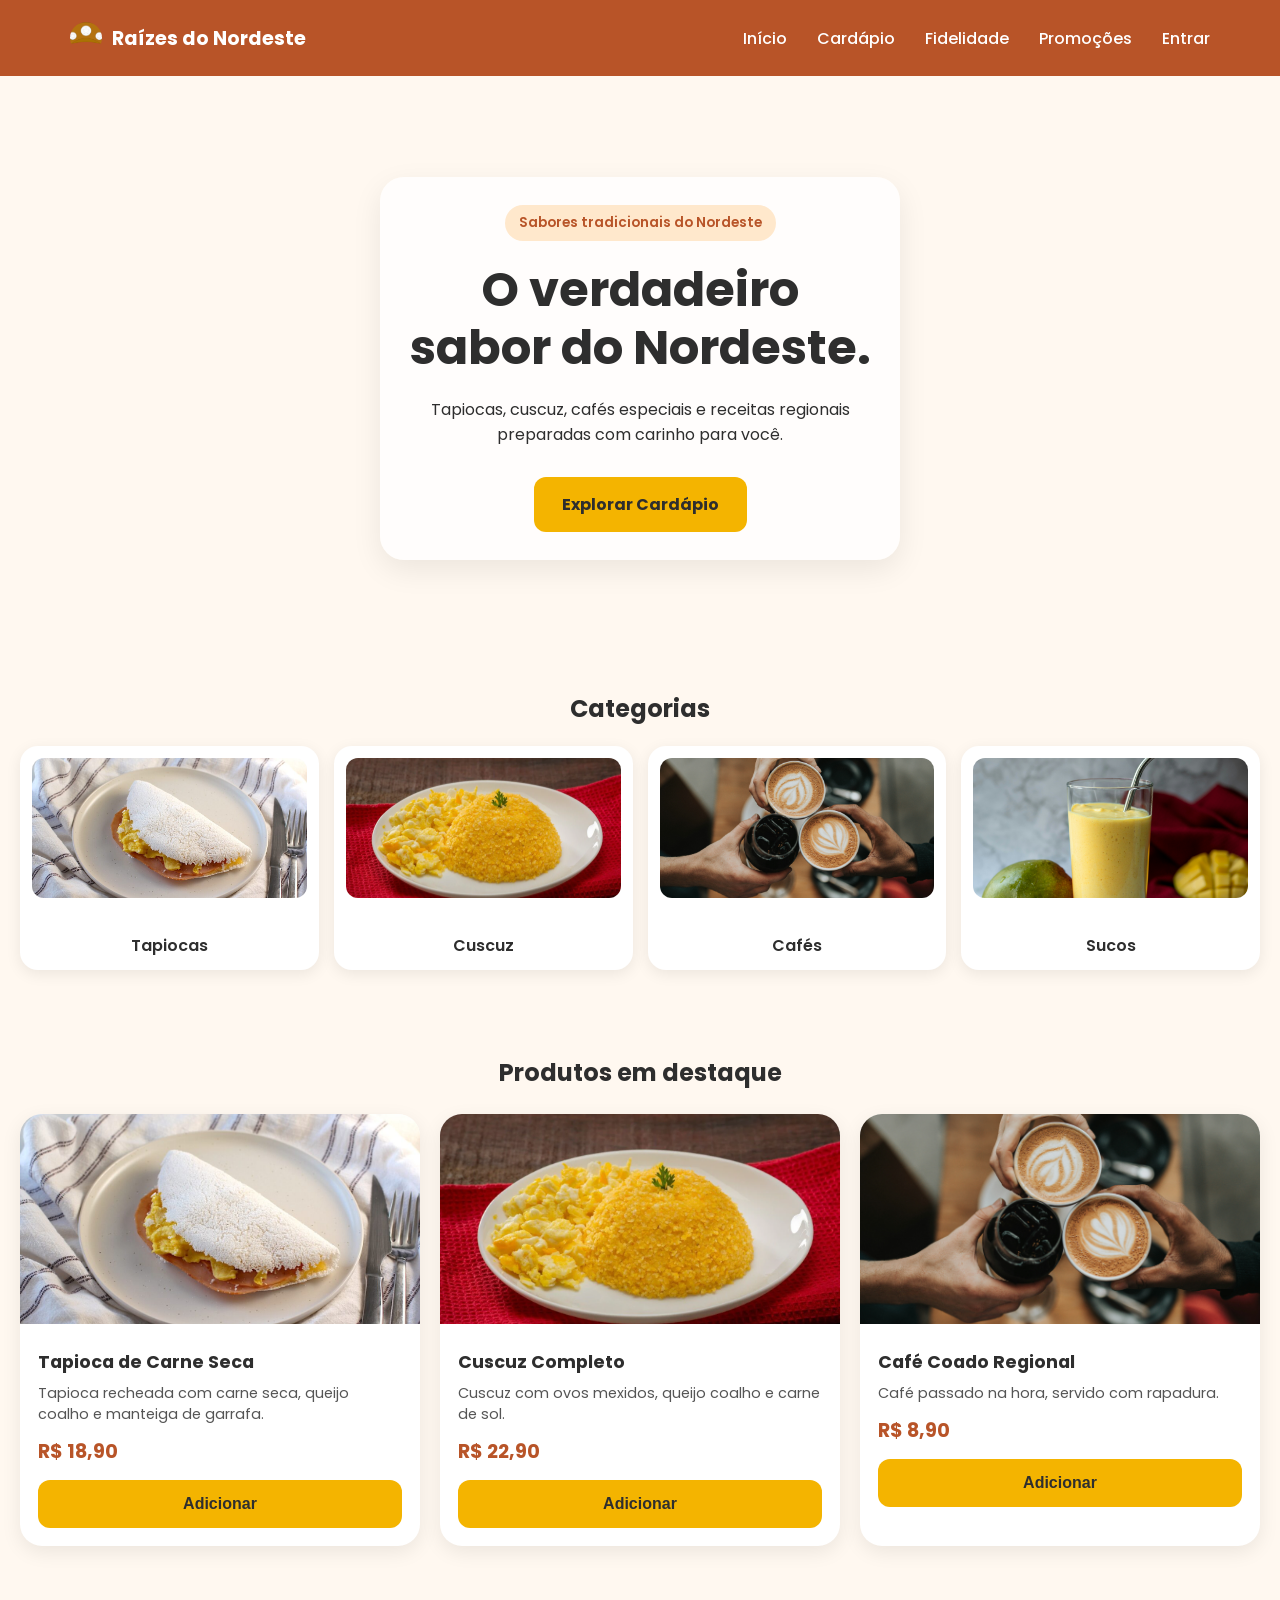
<file: index.html>
<!DOCTYPE html>
<html lang="pt-BR">

<head>
    <meta charset="UTF-8">
    <meta name="viewport" content="width=device-width, initial-scale=1.0">

    <title>Raízes do Nordeste</title>

    <link rel="stylesheet" href="assets/css/style.css">

    <link rel="preconnect" href="https://fonts.googleapis.com">
    <link rel="preconnect" href="https://fonts.gstatic.com" crossorigin>

    <link href="https://fonts.googleapis.com/css2?family=Poppins:wght@300;400;500;600;700&display=swap" rel="stylesheet">
</head>

<body>

    <header>

        <div class="logo">
            <img src="assets/icons/logo.png" alt="Logo Raízes do Nordeste">
            <span>Raízes do Nordeste</span>
        </div>

        <nav>
            <a href="index.html">Início</a>
            <a href="cardapio.html">Cardápio</a>
            <a href="fidelidade.html">Fidelidade</a>
            <a href="promocoes.html">Promoções</a>
            <a href="login.html">Entrar</a>
        </nav>

    </header>

    <main>

        <section class="hero">

            <div class="hero-text">

                <span class="tag">
                    Sabores tradicionais do Nordeste
                </span>

                <h1>
                    O verdadeiro sabor do Nordeste.
                </h1>

                <p>
                    Tapiocas, cuscuz, cafés especiais e receitas regionais preparadas com carinho para você.
                </p>

                <a href="cardapio.html" class="btn-link hero-btn">
                    Explorar Cardápio
                </a>

            </div>

        </section>

        <section class="categorias">

            <h2>Categorias</h2>

            <div class="categoria-grid">

                <div class="categoria-card">

    <img src="assets/images/categorias/tapioca.jpg" alt="Tapioca">

    <span>Tapiocas</span>

</div>

<div class="categoria-card">

    <img src="assets/images/categorias/cuscuz.jpg" alt="Cuscuz">

    <span>Cuscuz</span>

</div>

<div class="categoria-card">

    <img src="assets/images/categorias/cafe.jpg" alt="Café">

    <span>Cafés</span>

</div>

<div class="categoria-card">

    <img src="assets/images/categorias/suco.jpg" alt="Suco">

    <span>Sucos</span>

</div>

            </div>

        </section>
        <section class="produtos">

    <h2>Produtos em destaque</h2>

    <div class="produtos-grid">

        <article class="produto-card">
            <img src="assets/images/categorias/tapioca.jpg" alt="Tapioca nordestina">
            <div class="produto-info">
                <h3>Tapioca de Carne Seca</h3>
                <p>Tapioca recheada com carne seca, queijo coalho e manteiga de garrafa.</p>
                <strong>R$ 18,90</strong>
                <button>Adicionar</button>
            </div>
        </article>

        <article class="produto-card">
            <img src="assets/images/categorias/cuscuz.jpg" alt="Cuscuz nordestino">
            <div class="produto-info">
                <h3>Cuscuz Completo</h3>
                <p>Cuscuz com ovos mexidos, queijo coalho e carne de sol.</p>
                <strong>R$ 22,90</strong>
                <button>Adicionar</button>
            </div>
        </article>

        <article class="produto-card">
            <img src="assets/images/categorias/cafe.jpg" alt="Café regional">
            <div class="produto-info">
                <h3>Café Coado Regional</h3>
                <p>Café passado na hora, servido com rapadura.</p>
                <strong>R$ 8,90</strong>
                <button>Adicionar</button>
            </div>
        </article>

    </div>

</section>

    </main>

</body>

</html>
</file>
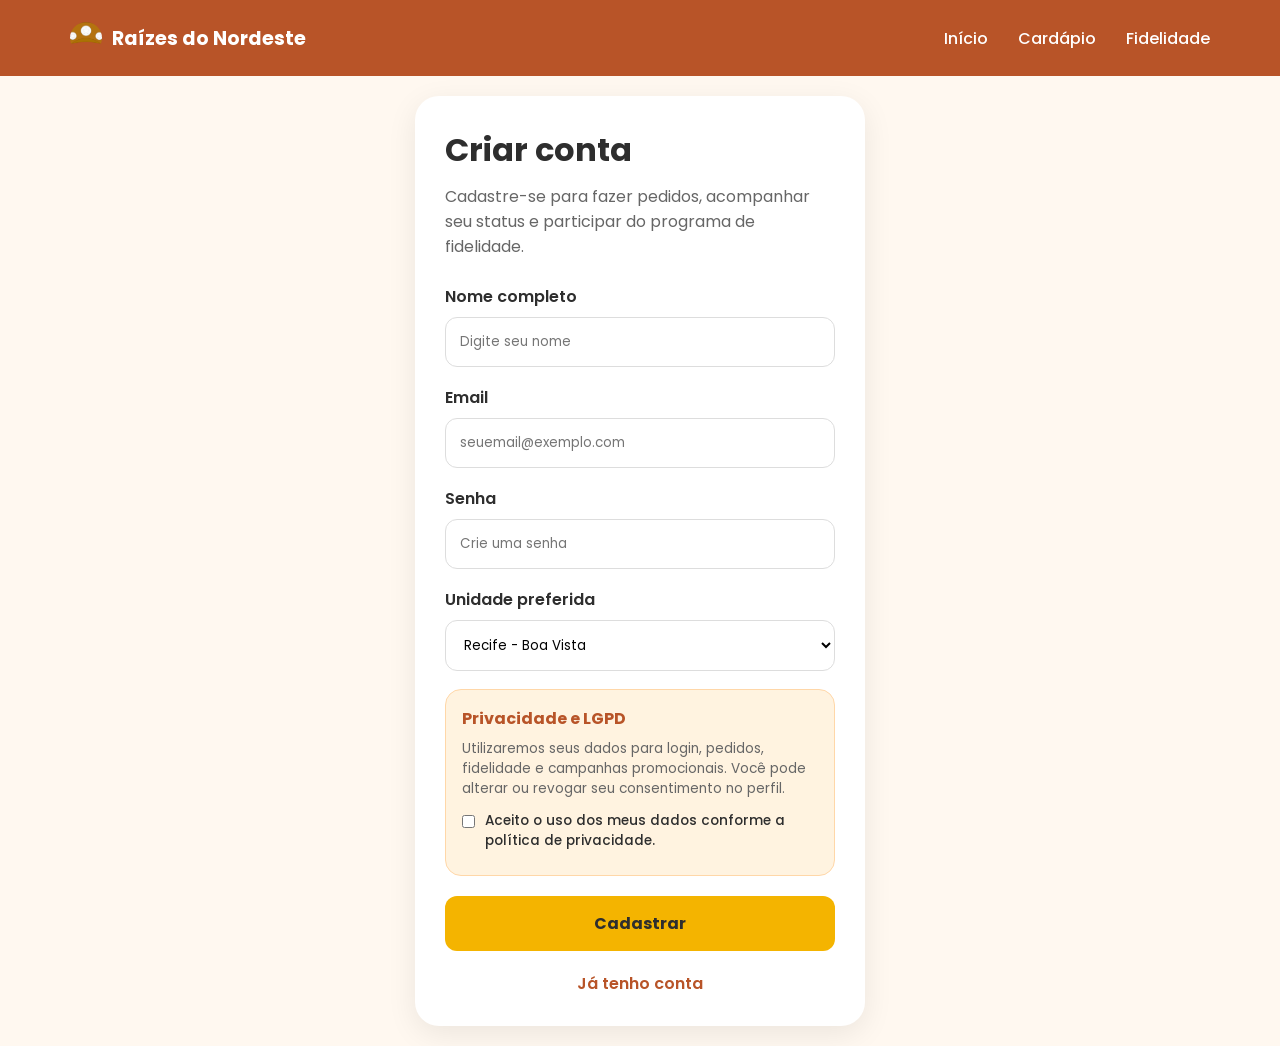
<file: cadastro.html>
<!DOCTYPE html>
<html lang="pt-BR">

<head>
    <meta charset="UTF-8">
    <meta name="viewport" content="width=device-width, initial-scale=1.0">
    <title>Cadastro - Raízes do Nordeste</title>
    <link rel="stylesheet" href="assets/css/style.css">
    <link href="https://fonts.googleapis.com/css2?family=Poppins:wght@300;400;500;600;700&display=swap" rel="stylesheet">
</head>

<body>

<header>
    <div class="logo">
        <img src="assets/icons/logo.png" alt="Logo Raízes do Nordeste">
        <span>Raízes do Nordeste</span>
    </div>

    <nav>
        <a href="index.html">Início</a>
        <a href="cardapio.html">Cardápio</a>
        <a href="fidelidade.html">Fidelidade</a>
    </nav>
</header>

<main class="login-page">

    <div class="login-card">

        <h1>Criar conta</h1>

        <p>Cadastre-se para fazer pedidos, acompanhar seu status e participar do programa de fidelidade.</p>

        <form>

            <label>Nome completo</label>
            <input type="text" placeholder="Digite seu nome">

            <label>Email</label>
            <input type="email" placeholder="seuemail@exemplo.com">

            <label>Senha</label>
            <input type="password" placeholder="Crie uma senha">

            <label>Unidade preferida</label>
            <select>
                <option>Recife - Boa Vista</option>
                <option>Salvador - Rio Vermelho</option>
                <option>Fortaleza - Centro</option>
                <option>Joinville - Centro</option>
            </select>

            <div class="lgpd-box">
                <strong>Privacidade e LGPD</strong>
                <p>
                    Utilizaremos seus dados para login, pedidos, fidelidade e campanhas promocionais.
                    Você pode alterar ou revogar seu consentimento no perfil.
                </p>

                <label class="check">
                    <input type="checkbox">
                    Aceito o uso dos meus dados conforme a política de privacidade.
                </label>
            </div>

            <a href="index.html" class="btn-link">Cadastrar</a>

        </form>

        <div class="login-links">
            <a href="login.html">Já tenho conta</a>
        </div>

    </div>

</main>

</body>

</html>
</file>
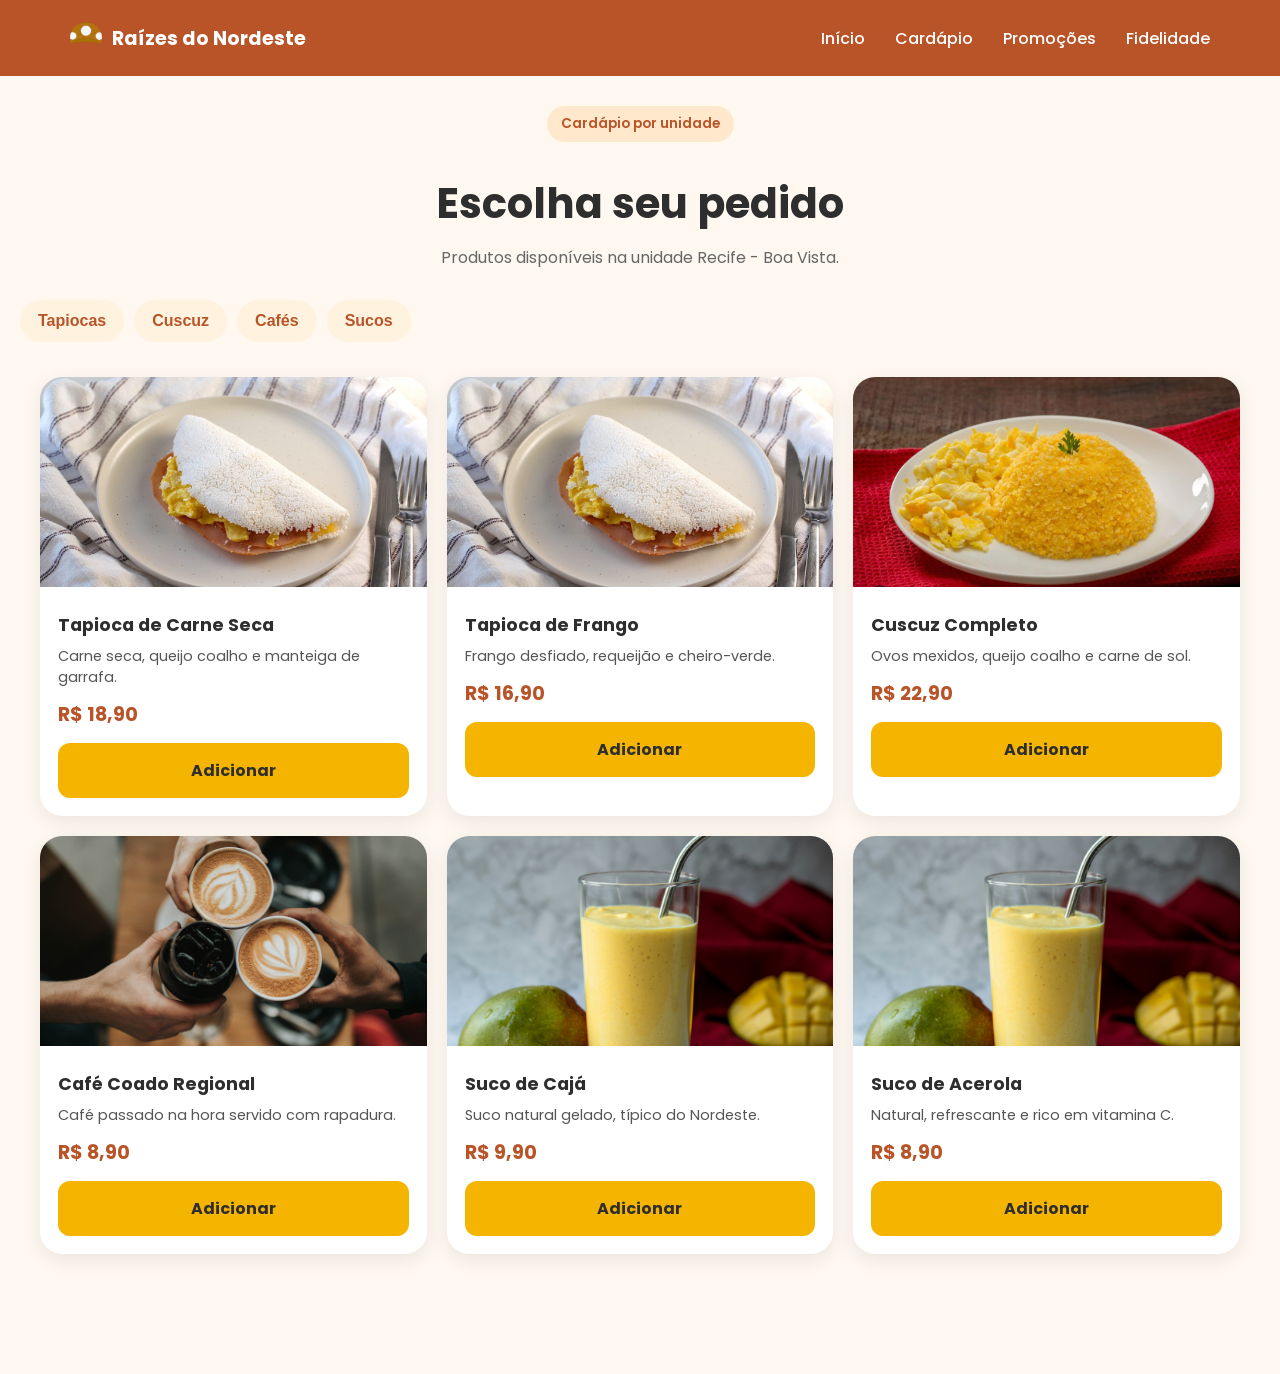
<file: cardapio.html>
<!DOCTYPE html>
<html lang="pt-BR">

<head>
    <meta charset="UTF-8">
    <meta name="viewport" content="width=device-width, initial-scale=1.0">
    <title>Cardápio - Raízes do Nordeste</title>
    <link rel="stylesheet" href="assets/css/style.css">
    <link href="https://fonts.googleapis.com/css2?family=Poppins:wght@300;400;500;600;700&display=swap" rel="stylesheet">
</head>

<body>

<header>
    <div class="logo">
        <img src="assets/icons/logo.png" alt="Logo Raízes do Nordeste">
        <span>Raízes do Nordeste</span>
    </div>

    <nav>
        <a href="index.html">Início</a>
        <a href="cardapio.html">Cardápio</a>
        <a href="promocoes.html">Promoções</a>
        <a href="fidelidade.html">Fidelidade</a>
    </nav>
    
</header>

<main class="page">

    <section class="page-title">
        <span class="tag">Cardápio por unidade</span>
        <h1>Escolha seu pedido</h1>
        <p>Produtos disponíveis na unidade Recife - Boa Vista.</p>
    </section>

    <section class="filter-bar">
        <button>Tapiocas</button>
        <button>Cuscuz</button>
        <button>Cafés</button>
        <button>Sucos</button>
    </section>

    <section class="produtos cardapio-lista">

        <div class="produtos-grid">

            <article class="produto-card">
                <img src="assets/images/categorias/tapioca.jpg" alt="Tapioca">
                <div class="produto-info">
                    <h3>Tapioca de Carne Seca</h3>
                    <p>Carne seca, queijo coalho e manteiga de garrafa.</p>
                    <strong>R$ 18,90</strong>
                    <a href="carrinho.html" class="btn-link">Adicionar</a>
                </div>
            </article>

            <article class="produto-card">
                <img src="assets/images/categorias/tapioca.jpg" alt="Tapioca">
                <div class="produto-info">
                    <h3>Tapioca de Frango</h3>
                    <p>Frango desfiado, requeijão e cheiro-verde.</p>
                    <strong>R$ 16,90</strong>
                    <a href="carrinho.html" class="btn-link">Adicionar</a>
                </div>
            </article>

            <article class="produto-card">
                <img src="assets/images/categorias/cuscuz.jpg" alt="Cuscuz">
                <div class="produto-info">
                    <h3>Cuscuz Completo</h3>
                    <p>Ovos mexidos, queijo coalho e carne de sol.</p>
                    <strong>R$ 22,90</strong>
                    <a href="carrinho.html" class="btn-link">Adicionar</a>
                </div>
            </article>

            <article class="produto-card">
                <img src="assets/images/categorias/cafe.jpg" alt="Café">
                <div class="produto-info">
                    <h3>Café Coado Regional</h3>
                    <p>Café passado na hora servido com rapadura.</p>
                    <strong>R$ 8,90</strong>
                    <a href="carrinho.html" class="btn-link">Adicionar</a>
                </div>
            </article>

            <article class="produto-card">
                <img src="assets/images/categorias/suco.jpg" alt="Suco">
                <div class="produto-info">
                    <h3>Suco de Cajá</h3>
                    <p>Suco natural gelado, típico do Nordeste.</p>
                    <strong>R$ 9,90</strong>
                    <a href="carrinho.html" class="btn-link">Adicionar</a>
                </div>
            </article>

            <article class="produto-card">
                <img src="assets/images/categorias/suco.jpg" alt="Suco">
                <div class="produto-info">
                    <h3>Suco de Acerola</h3>
                    <p>Natural, refrescante e rico em vitamina C.</p>
                    <strong>R$ 8,90</strong>
                    <a href="carrinho.html" class="btn-link">Adicionar</a>
                </div>
            </article>

        </div>

    </section>

</main>

</body>

</html>
</file>
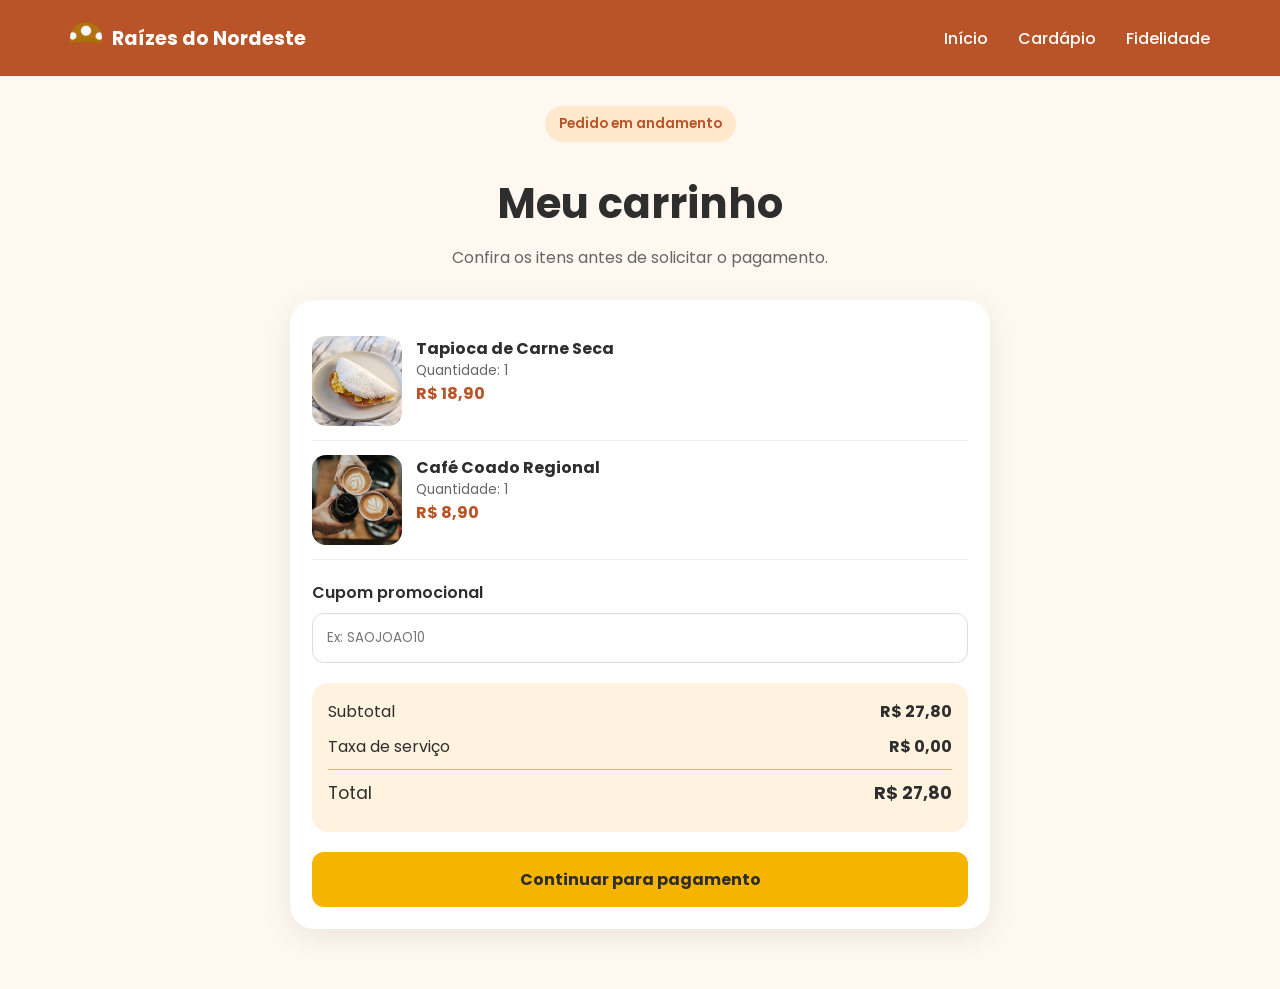
<file: carrinho.html>
<!DOCTYPE html>
<html lang="pt-BR">

<head>
    <meta charset="UTF-8">
    <meta name="viewport" content="width=device-width, initial-scale=1.0">
    <title>Carrinho - Raízes do Nordeste</title>
    <link rel="stylesheet" href="assets/css/style.css">
    <link href="https://fonts.googleapis.com/css2?family=Poppins:wght@300;400;500;600;700&display=swap" rel="stylesheet">
</head>

<body>

<header>
    <div class="logo">
        <img src="assets/icons/logo.png" alt="Logo Raízes do Nordeste">
        <span>Raízes do Nordeste</span>
    </div>

    <nav>
        <a href="index.html">Início</a>
        <a href="cardapio.html">Cardápio</a>
        <a href="fidelidade.html">Fidelidade</a>
    </nav>
</header>

<main class="page">

    <section class="page-title">
        <span class="tag">Pedido em andamento</span>
        <h1>Meu carrinho</h1>
        <p>Confira os itens antes de solicitar o pagamento.</p>
    </section>

    <section class="cart-box">

        <div class="cart-item">
            <img src="assets/images/categorias/tapioca.jpg" alt="Tapioca">
            <div>
                <h3>Tapioca de Carne Seca</h3>
                <p>Quantidade: 1</p>
                <strong>R$ 18,90</strong>
            </div>
        </div>

        <div class="cart-item">
            <img src="assets/images/categorias/cafe.jpg" alt="Café">
            <div>
                <h3>Café Coado Regional</h3>
                <p>Quantidade: 1</p>
                <strong>R$ 8,90</strong>
            </div>
        </div>

        <div class="cupom-box">
            <label>Cupom promocional</label>
            <input type="text" placeholder="Ex: SAOJOAO10">
        </div>

        <div class="resumo">
            <div>
                <span>Subtotal</span>
                <strong>R$ 27,80</strong>
            </div>

            <div>
                <span>Taxa de serviço</span>
                <strong>R$ 0,00</strong>
            </div>

            <div class="total">
                <span>Total</span>
                <strong>R$ 27,80</strong>
            </div>
        </div>

        <a href="pagamento.html" class="btn-link">Continuar para pagamento</a>

    </section>

</main>

</body>

</html>
</file>
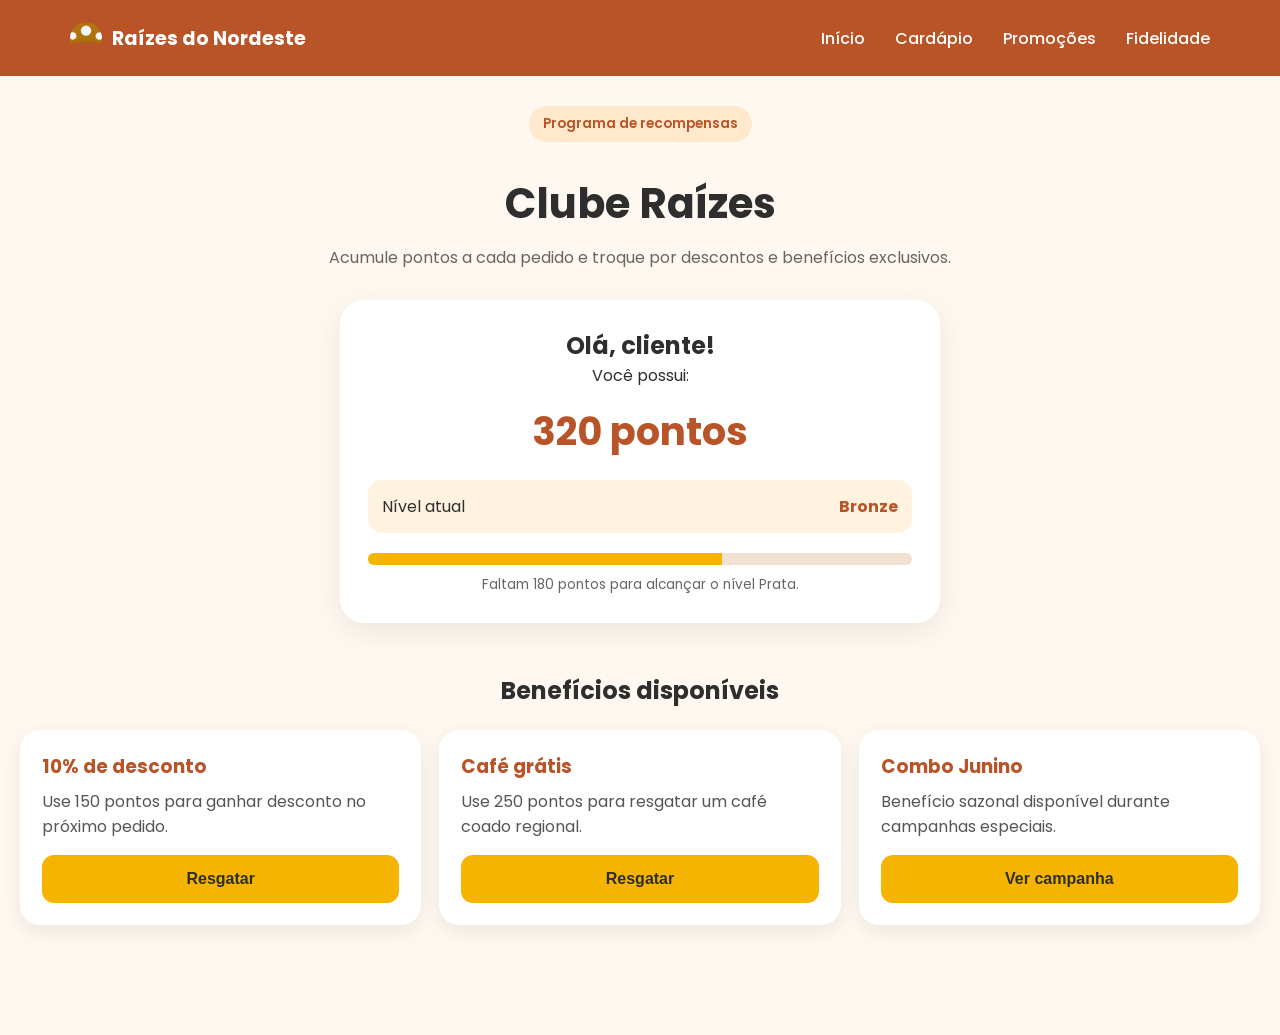
<file: fidelidade.html>
<!DOCTYPE html>
<html lang="pt-BR">

<head>
    <meta charset="UTF-8">
    <meta name="viewport" content="width=device-width, initial-scale=1.0">
    <title>Fidelidade - Raízes do Nordeste</title>
    <link rel="stylesheet" href="assets/css/style.css">
    <link href="https://fonts.googleapis.com/css2?family=Poppins:wght@300;400;500;600;700&display=swap" rel="stylesheet">
</head>

<body>

<header>
    <div class="logo">
        <img src="assets/icons/logo.png" alt="Logo Raízes do Nordeste">
        <span>Raízes do Nordeste</span>
    </div>

    <nav>
        <a href="index.html">Início</a>
        <a href="cardapio.html">Cardápio</a>
        <a href="#">Promoções</a>
        <a href="fidelidade.html">Fidelidade</a>
    </nav>
</header>

<main class="page">

    <section class="page-title">
        <span class="tag">Programa de recompensas</span>
        <h1>Clube Raízes</h1>
        <p>Acumule pontos a cada pedido e troque por descontos e benefícios exclusivos.</p>
    </section>

    <section class="fidelidade-card">
        <h2>Olá, cliente!</h2>
        <p>Você possui:</p>

        <div class="pontos">320 pontos</div>

        <div class="nivel">
            <span>Nível atual</span>
            <strong>Bronze</strong>
        </div>

        <div class="barra-progresso">
            <div></div>
        </div>

        <p class="small">Faltam 180 pontos para alcançar o nível Prata.</p>
    </section>

    <section class="beneficios">

        <h2>Benefícios disponíveis</h2>

        <div class="beneficios-grid">

            <article class="beneficio-card">
                <h3>10% de desconto</h3>
                <p>Use 150 pontos para ganhar desconto no próximo pedido.</p>
                <button>Resgatar</button>
            </article>

            <article class="beneficio-card">
                <h3>Café grátis</h3>
                <p>Use 250 pontos para resgatar um café coado regional.</p>
                <button>Resgatar</button>
            </article>

            <article class="beneficio-card">
                <h3>Combo Junino</h3>
                <p>Benefício sazonal disponível durante campanhas especiais.</p>
                <button>Ver campanha</button>
            </article>

        </div>

    </section>

</main>

</body>

</html>
</file>
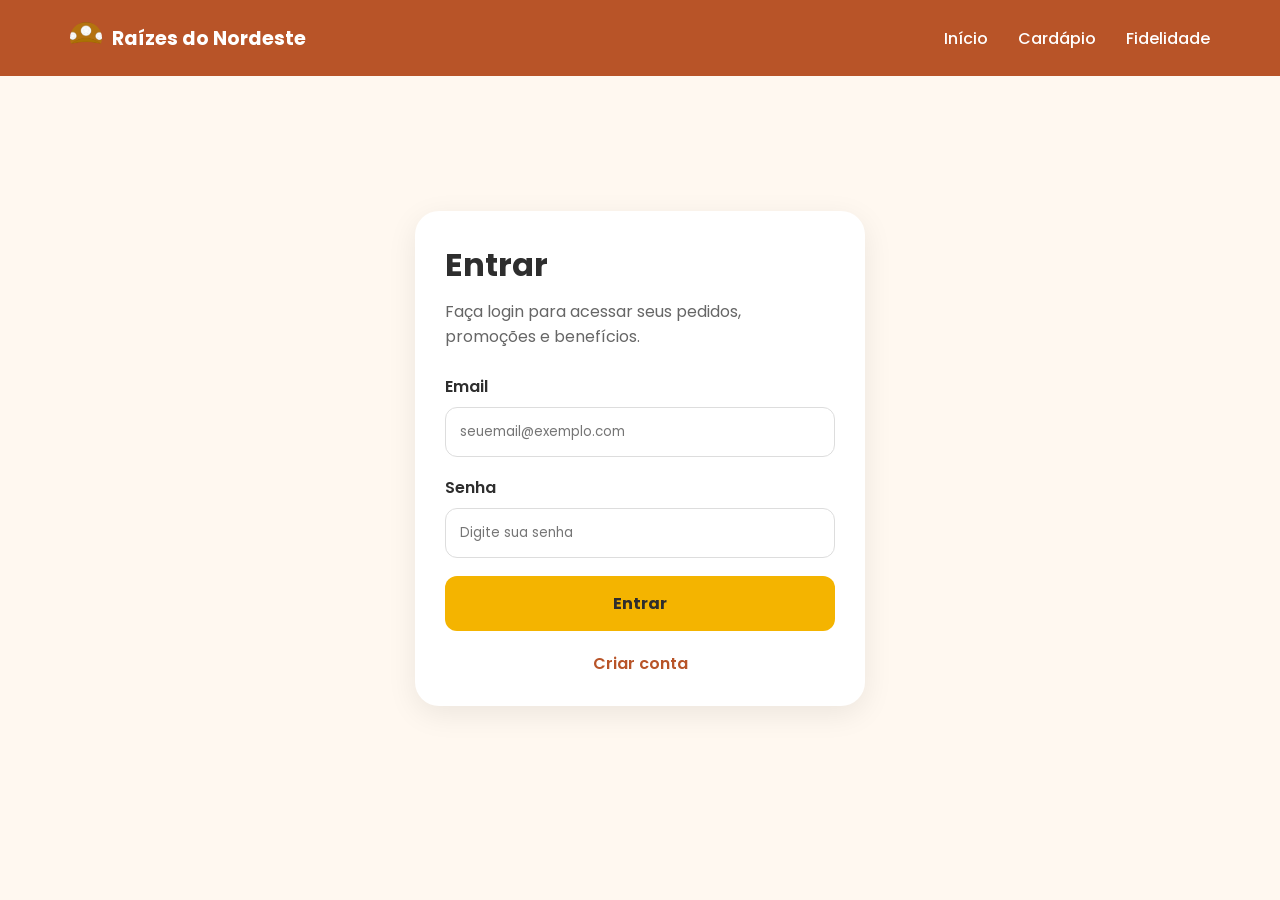
<file: login.html>
<!DOCTYPE html>
<html lang="pt-BR">

<head>

    <meta charset="UTF-8">

    <meta name="viewport" content="width=device-width, initial-scale=1.0">

    <title>Login - Raízes do Nordeste</title>

    <link rel="stylesheet" href="assets/css/style.css">

    <link rel="preconnect" href="https://fonts.googleapis.com">

    <link rel="preconnect" href="https://fonts.gstatic.com" crossorigin>

    <link href="https://fonts.googleapis.com/css2?family=Poppins:wght@300;400;500;600;700&display=swap" rel="stylesheet">

</head>

<body>

<header>
    <div class="logo">
        <img src="assets/icons/logo.png" alt="Logo Raízes do Nordeste">
        <span>Raízes do Nordeste</span>
    </div>

    <nav>
        <a href="index.html">Início</a>
        <a href="cardapio.html">Cardápio</a>
        <a href="fidelidade.html">Fidelidade</a>
    </nav>
</header>

<main class="login-page">

    <div class="login-card">

        <h1>Entrar</h1>

        <p>
            Faça login para acessar seus pedidos, promoções e benefícios.
        </p>

        <form>

            <label>Email</label>

            <input
                type="email"
                placeholder="seuemail@exemplo.com"
            >

            <label>Senha</label>

            <input
                type="password"
                placeholder="Digite sua senha"
            >

            <a href="index.html" class="btn-link">Entrar</a>

        </form>

        <div class="login-links">

            <a href="cadastro.html">
                Criar conta
            </a>

        </div>

    </div>

</main>

</body>

</html>
</file>
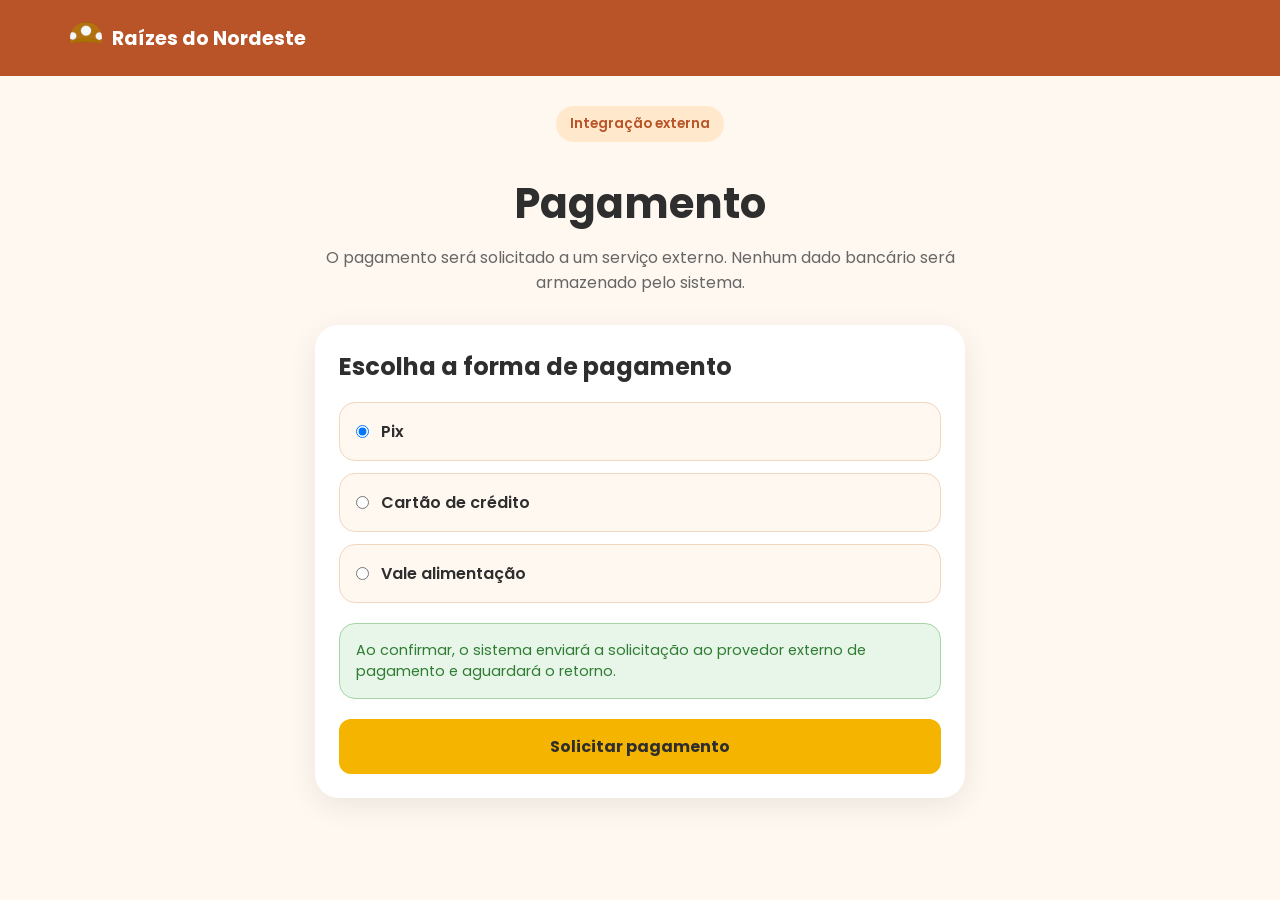
<file: pagamento.html>
<!DOCTYPE html>
<html lang="pt-BR">

<head>
    <meta charset="UTF-8">
    <meta name="viewport" content="width=device-width, initial-scale=1.0">
    <title>Pagamento - Raízes do Nordeste</title>
    <link rel="stylesheet" href="assets/css/style.css">
    <link href="https://fonts.googleapis.com/css2?family=Poppins:wght@300;400;500;600;700&display=swap" rel="stylesheet">
</head>

<body>

<header>
    <div class="logo">
        <img src="assets/icons/logo.png" alt="Logo Raízes do Nordeste">
        <span>Raízes do Nordeste</span>
    </div>
</header>

<main class="page">

    <section class="page-title">
        <span class="tag">Integração externa</span>
        <h1>Pagamento</h1>
        <p>O pagamento será solicitado a um serviço externo. Nenhum dado bancário será armazenado pelo sistema.</p>
    </section>

    <section class="payment-box">

        <h2>Escolha a forma de pagamento</h2>

        <label class="payment-option">
            <input type="radio" name="pagamento" checked>
            Pix
        </label>

        <label class="payment-option">
            <input type="radio" name="pagamento">
            Cartão de crédito
        </label>

        <label class="payment-option">
            <input type="radio" name="pagamento">
            Vale alimentação
        </label>

        <div class="external-alert">
            Ao confirmar, o sistema enviará a solicitação ao provedor externo de pagamento e aguardará o retorno.
        </div>

        <a href="status.html" class="btn-link">Solicitar pagamento</a>

    </section>

</main>

</body>

</html>
</file>
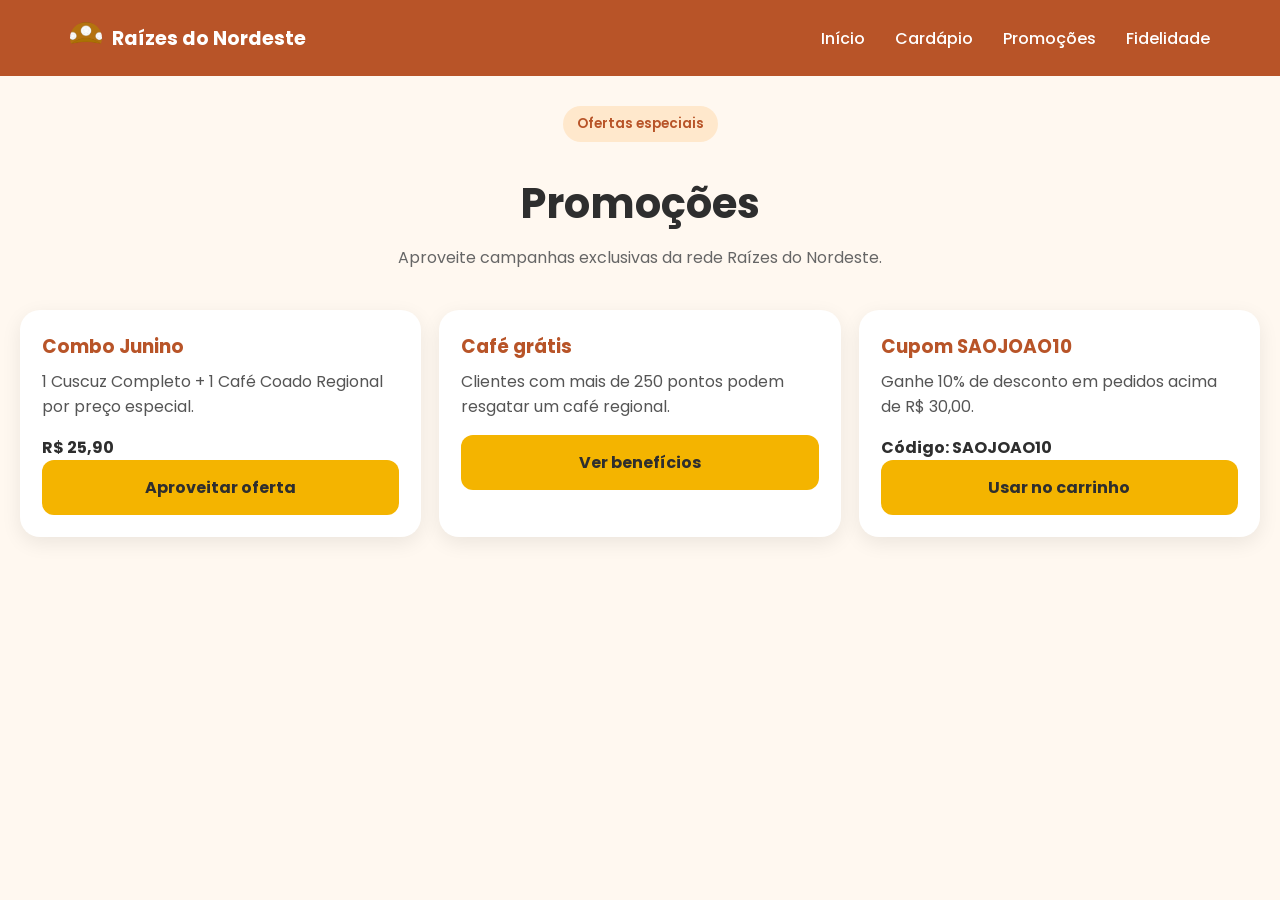
<file: promocoes.html>
<!DOCTYPE html>
<html lang="pt-BR">

<head>
    <meta charset="UTF-8">
    <meta name="viewport" content="width=device-width, initial-scale=1.0">
    <title>Promoções - Raízes do Nordeste</title>
    <link rel="stylesheet" href="assets/css/style.css">
    <link href="https://fonts.googleapis.com/css2?family=Poppins:wght@300;400;500;600;700&display=swap" rel="stylesheet">
</head>

<body>

<header>
    <div class="logo">
        <img src="assets/icons/logo.png" alt="Logo Raízes do Nordeste">
        <span>Raízes do Nordeste</span>
    </div>

    <nav>
        <a href="index.html">Início</a>
        <a href="cardapio.html">Cardápio</a>
        <a href="promocoes.html">Promoções</a>
        <a href="fidelidade.html">Fidelidade</a>
    </nav>
</header>

<main class="page">

    <section class="page-title">
        <span class="tag">Ofertas especiais</span>
        <h1>Promoções</h1>
        <p>Aproveite campanhas exclusivas da rede Raízes do Nordeste.</p>
    </section>

    <section class="beneficios">

        <div class="beneficios-grid">

            <article class="beneficio-card">
                <h3>Combo Junino</h3>
                <p>1 Cuscuz Completo + 1 Café Coado Regional por preço especial.</p>
                <strong>R$ 25,90</strong>
                <a href="cardapio.html" class="btn-link">Aproveitar oferta</a>
            </article>

            <article class="beneficio-card">
                <h3>Café grátis</h3>
                <p>Clientes com mais de 250 pontos podem resgatar um café regional.</p>
                <a href="fidelidade.html" class="btn-link">Ver benefícios</a>
            </article>

            <article class="beneficio-card">
                <h3>Cupom SAOJOAO10</h3>
                <p>Ganhe 10% de desconto em pedidos acima de R$ 30,00.</p>
                <strong>Código: SAOJOAO10</strong>
                <a href="carrinho.html" class="btn-link">Usar no carrinho</a>
            </article>

        </div>

    </section>

</main>

</body>
</html>
</file>
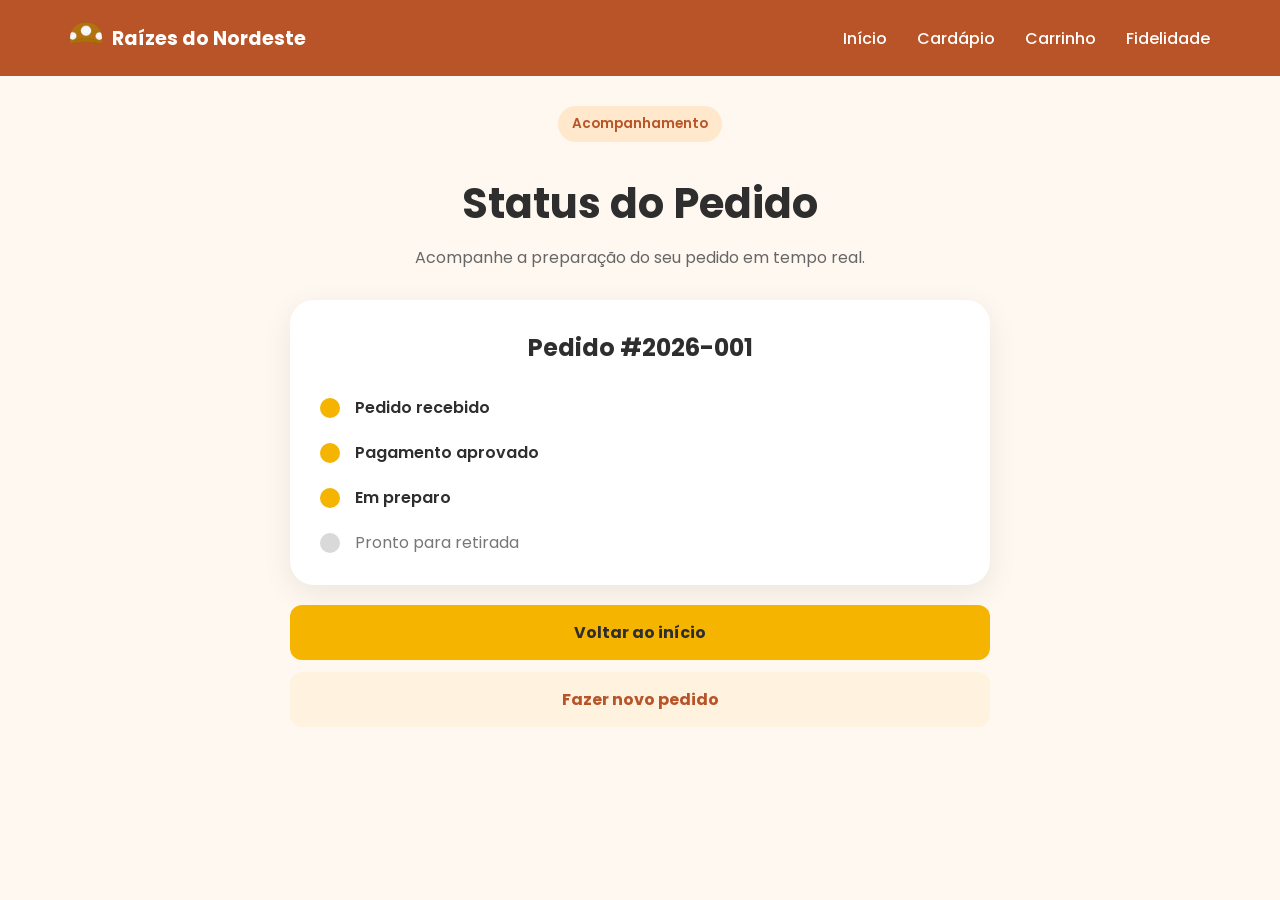
<file: status.html>
<!DOCTYPE html>
<html lang="pt-BR">

<head>
    <meta charset="UTF-8">
    <meta name="viewport" content="width=device-width, initial-scale=1.0">
    <title>Status do Pedido</title>

    <link rel="stylesheet" href="assets/css/style.css">

    <link href="https://fonts.googleapis.com/css2?family=Poppins:wght@300;400;500;600;700&display=swap" rel="stylesheet">
</head>

<body>

<header>
    <div class="logo">
        <img src="assets/icons/logo.png" alt="Logo">
        <span>Raízes do Nordeste</span>
    </div>

    <nav>
        <a href="index.html">Início</a>
        <a href="cardapio.html">Cardápio</a>
        <a href="carrinho.html">Carrinho</a>
        <a href="fidelidade.html">Fidelidade</a>
    </nav>
</header>

<main class="page">

    <section class="page-title">
        <span class="tag">Acompanhamento</span>
        <h1>Status do Pedido</h1>
        <p>Acompanhe a preparação do seu pedido em tempo real.</p>
    </section>

    <section class="status-card">

        <h2>Pedido #2026-001</h2>

        <div class="timeline">

            <div class="step active">
                <div class="circle"></div>
                <span>Pedido recebido</span>
            </div>

            <div class="step active">
                <div class="circle"></div>
                <span>Pagamento aprovado</span>
            </div>

            <div class="step active">
                <div class="circle"></div>
                <span>Em preparo</span>
            </div>

            <div class="step">
                <div class="circle"></div>
                <span>Pronto para retirada</span>
            </div>

        </div>

    </section>
    <div class="actions">
        <a href="index.html" class="btn-link">Voltar ao início</a>
        <a href="cardapio.html" class="btn-link secondary-btn">Fazer novo pedido</a>
    </div>

</main>

</body>

</html>
</file>
<file: assets/css/style.css>
/* RESET */

*{
    margin:0;
    padding:0;
    box-sizing:border-box;
}

body{

    font-family:'Poppins',sans-serif;

    background:#FFF8F0;

    color:#2E2E2E;

}

/* HEADER */

header{

    display:flex;

    justify-content:space-between;

    align-items:center;

    padding:18px;

    background:#B85428;

    color:white;

}

.logo{

    font-size:1.2rem;

    font-weight:700;

}

nav{

    display:none;

}

/* HERO */

.hero{

    min-height:65vh;

    display:flex;

    align-items:center;

    justify-content:center;

    padding:30px;

}

.hero-text{

    text-align:center;

    max-width:600px;

}

.hero h1{

    font-size:2.2rem;

    margin-bottom:20px;

    line-height:1.2;

}

.hero p{

    font-size:1rem;

    margin-bottom:30px;

}

button{

    background:#F4B400;

    color:#2E2E2E;

    border:none;

    padding:15px 28px;

    border-radius:12px;

    font-size:1rem;

    cursor:pointer;

    font-weight:600;

}

/* TABLET */

@media(min-width:768px){

    nav{

        display:flex;

        gap:30px;

    }

    nav a{

        color:white;

        text-decoration:none;

        font-weight:500;

    }

    .hero h1{

        font-size:3rem;

    }

}

/* DESKTOP */

@media(min-width:1200px){

    header{

        padding:22px 70px;

    }

    .hero{

        padding:70px;

    }

}
/* TAG */

.tag{

    display:inline-block;

    background:#FFE8CC;

    color:#B85428;

    padding:8px 14px;

    border-radius:30px;

    margin-bottom:20px;

    font-size:0.85rem;

    font-weight:600;

}

/* CATEGORIAS */

.categorias{

    padding:30px 20px 50px;

}

.categorias h2{

    margin-bottom:20px;

    text-align:center;

}

.categoria-grid{

    display:grid;

    grid-template-columns:1fr 1fr;

    gap:15px;

}

.categoria-card{

    background:white;

    border-radius:18px;

    padding:25px;

    text-align:center;

    font-size:2rem;

    box-shadow:0 4px 15px rgba(0,0,0,0.08);

}

.categoria-card span{

    display:block;

    margin-top:10px;

    font-size:0.95rem;

    font-weight:600;

}

@media(min-width:768px){

    .categoria-grid{

        grid-template-columns:repeat(4,1fr);

    }

}
.hero{
    background:
        linear-gradient(rgba(255,248,240,0.88), rgba(255,248,240,0.92)),
        url("https://images.unsplash.com/photo-1554118811-1e0d58224f24?auto=format&fit=crop&w=1600&q=80");
    background-size:cover;
    background-position:center;
}

.hero-text{
    background:rgba(255,255,255,0.78);
    padding:28px;
    border-radius:24px;
    box-shadow:0 10px 30px rgba(0,0,0,0.08);
    max-width:520px;
    width:100%;
}

.categoria-card{
    transition:0.25s ease;
    cursor:pointer;
}

.categoria-card:hover{
    transform:translateY(-5px);
    box-shadow:0 8px 25px rgba(0,0,0,0.12);
}
.categoria-card img{

    width:100%;

    height:140px;

    object-fit:cover;

    border-radius:12px;

    margin-bottom:12px;

}

.categoria-card{

    padding:12px;

    overflow:hidden;

}

.categoria-card span{

    font-size:1rem;

}
.produtos{
    padding:35px 20px 60px;
}

.produtos h2{
    text-align:center;
    margin-bottom:24px;
}

.produtos-grid{
    display:grid;
    grid-template-columns:1fr;
    gap:20px;
}

.produto-card{
    background:white;
    border-radius:22px;
    overflow:hidden;
    box-shadow:0 6px 20px rgba(0,0,0,0.08);
}

.produto-card img{
    width:100%;
    height:210px;
    object-fit:cover;
}

.produto-info{
    padding:18px;
}

.produto-info h3{
    margin-bottom:8px;
    font-size:1.1rem;
}

.produto-info p{
    font-size:0.9rem;
    color:#555;
    margin-bottom:12px;
}

.produto-info strong{
    display:block;
    color:#B85428;
    font-size:1.2rem;
    margin-bottom:14px;
}

.produto-info button{
    width:100%;
}

@media(min-width:768px){
    .produtos-grid{
        grid-template-columns:repeat(3,1fr);
    }
}
/* LOGIN */

.login-page{

    min-height:85vh;

    display:flex;

    align-items:center;

    justify-content:center;

    padding:20px;

}

.login-card{

    background:white;

    width:100%;

    max-width:450px;

    padding:30px;

    border-radius:24px;

    box-shadow:0 8px 30px rgba(0,0,0,0.08);

}

.login-card h1{

    margin-bottom:10px;

}

.login-card p{

    color:#666;

    margin-bottom:25px;

}

.login-card label{

    display:block;

    margin-bottom:8px;

    font-weight:600;

}

.login-card input{

    width:100%;

    padding:14px;

    border:1px solid #DDD;

    border-radius:12px;

    margin-bottom:18px;

    font-family:'Poppins',sans-serif;

}

.login-card button{

    width:100%;

}

.login-links{

    margin-top:20px;

    text-align:center;

}

.login-links a{

    color:#B85428;

    text-decoration:none;

    font-weight:600;

}
.logo{
    display:flex;
    align-items:center;
    gap:10px;
}

.logo img{
    width:32px;
    height:32px;
    object-fit:cover;
    border-radius:50%;
}
.login-card select{
    width:100%;
    padding:14px;
    border:1px solid #DDD;
    border-radius:12px;
    margin-bottom:18px;
    font-family:'Poppins',sans-serif;
    background:white;
}

.lgpd-box{
    background:#FFF3E0;
    border:1px solid #FFD7A8;
    border-radius:16px;
    padding:16px;
    margin-bottom:20px;
}

.lgpd-box strong{
    color:#B85428;
}

.lgpd-box p{
    font-size:0.85rem;
    margin:8px 0 12px;
}

.check{
    display:flex !important;
    gap:10px;
    align-items:flex-start;
    font-size:0.85rem;
    font-weight:500 !important;
}

.check input{
    width:auto !important;
    margin-top:4px;
}
.page{
    padding:30px 20px 60px;
}

.page-title{
    text-align:center;
    max-width:700px;
    margin:0 auto 30px;
}

.page-title h1{
    font-size:2rem;
    margin:10px 0;
}

.page-title p{
    color:#666;
}

.filter-bar{
    display:flex;
    gap:10px;
    overflow-x:auto;
    padding-bottom:15px;
    margin-bottom:10px;
}

.filter-bar button{
    white-space:nowrap;
    padding:12px 18px;
    border-radius:999px;
    background:#FFF3E0;
    color:#B85428;
}

.cardapio-lista{
    padding-top:10px;
}

@media(min-width:768px){
    .page-title h1{
        font-size:2.6rem;
    }
}
.fidelidade-card{
    background:white;
    max-width:600px;
    margin:0 auto 40px;
    padding:28px;
    border-radius:24px;
    box-shadow:0 8px 30px rgba(0,0,0,0.08);
    text-align:center;
}

.pontos{
    font-size:2.4rem;
    font-weight:700;
    color:#B85428;
    margin:15px 0;
}

.nivel{
    display:flex;
    justify-content:space-between;
    background:#FFF3E0;
    padding:14px;
    border-radius:14px;
    margin:20px 0;
}

.nivel strong{
    color:#B85428;
}

.barra-progresso{
    background:#F1E1D0;
    height:12px;
    border-radius:999px;
    overflow:hidden;
    margin-bottom:10px;
}

.barra-progresso div{
    width:65%;
    height:100%;
    background:#F4B400;
}

.small{
    font-size:0.85rem;
    color:#666;
}

.beneficios{
    padding:10px 0 50px;
}

.beneficios h2{
    text-align:center;
    margin-bottom:22px;
}

.beneficios-grid{
    display:grid;
    grid-template-columns:1fr;
    gap:18px;
}

.beneficio-card{
    background:white;
    padding:22px;
    border-radius:20px;
    box-shadow:0 6px 20px rgba(0,0,0,0.08);
}

.beneficio-card h3{
    color:#B85428;
    margin-bottom:8px;
}

.beneficio-card p{
    color:#555;
    margin-bottom:16px;
}

.beneficio-card button{
    width:100%;
}

@media(min-width:768px){
    .beneficios-grid{
        grid-template-columns:repeat(3,1fr);
    }
}
.cart-box{
    background:white;
    max-width:700px;
    margin:0 auto;
    padding:22px;
    border-radius:24px;
    box-shadow:0 8px 30px rgba(0,0,0,0.08);
}

.cart-item{
    display:flex;
    gap:14px;
    padding:14px 0;
    border-bottom:1px solid #EEE;
}

.cart-item img{
    width:90px;
    height:90px;
    object-fit:cover;
    border-radius:14px;
}

.cart-item h3{
    font-size:1rem;
}

.cart-item p{
    color:#666;
    font-size:0.85rem;
}

.cart-item strong{
    color:#B85428;
}

.cupom-box{
    margin:20px 0;
}

.cupom-box label{
    display:block;
    font-weight:600;
    margin-bottom:8px;
}

.cupom-box input{
    width:100%;
    padding:14px;
    border:1px solid #DDD;
    border-radius:12px;
    font-family:'Poppins',sans-serif;
}

.resumo{
    background:#FFF3E0;
    padding:16px;
    border-radius:16px;
    margin-bottom:20px;
}

.resumo div{
    display:flex;
    justify-content:space-between;
    margin-bottom:10px;
}

.resumo .total{
    border-top:1px solid #E0B57A;
    padding-top:10px;
    font-size:1.1rem;
}

.btn-link{
    display:block;
    text-align:center;
    background:#F4B400;
    color:#2E2E2E;
    text-decoration:none;
    padding:15px;
    border-radius:12px;
    font-weight:700;
}
.payment-box{
    background:white;
    max-width:650px;
    margin:0 auto;
    padding:24px;
    border-radius:24px;
    box-shadow:0 8px 30px rgba(0,0,0,0.08);
}

.payment-box h2{
    margin-bottom:18px;
}

.payment-option{
    display:flex;
    align-items:center;
    gap:12px;
    background:#FFF8F0;
    border:1px solid #F0D7BE;
    padding:16px;
    border-radius:16px;
    margin-bottom:12px;
    font-weight:600;
}

.external-alert{
    background:#E8F5E9;
    border:1px solid #A5D6A7;
    color:#2E7D32;
    padding:16px;
    border-radius:16px;
    margin:20px 0;
    font-size:0.9rem;
}
.status-card{
    background:white;
    max-width:700px;
    margin:0 auto;
    padding:30px;
    border-radius:24px;
    box-shadow:0 8px 30px rgba(0,0,0,0.08);
}

.status-card h2{
    text-align:center;
    margin-bottom:30px;
}

.timeline{
    display:flex;
    flex-direction:column;
    gap:20px;
}

.step{
    display:flex;
    align-items:center;
    gap:15px;
    color:#777;
}

.circle{
    width:20px;
    height:20px;
    border-radius:50%;
    background:#D9D9D9;
}

.step.active{
    color:#2E2E2E;
    font-weight:600;
}

.step.active .circle{
    background:#F4B400;
}
.hero-btn{
    display:inline-block;
    width:auto;
    padding:15px 28px;
}
.actions{
    max-width:700px;
    margin:20px auto 0;
    display:grid;
    gap:12px;
}

.secondary-btn{
    background:#FFF3E0;
    color:#B85428;
}
@media (max-width: 768px){
    header{
        display:flex;
        flex-direction:column;
        align-items:center;
        gap:12px;
        padding:16px;
    }

    header nav{
        display:flex;
        flex-wrap:wrap;
        justify-content:center;
        gap:12px;
    }

    header nav a{
        font-size:0.85rem;
    }

    .logo{
        justify-content:center;
    }
}
</file>
